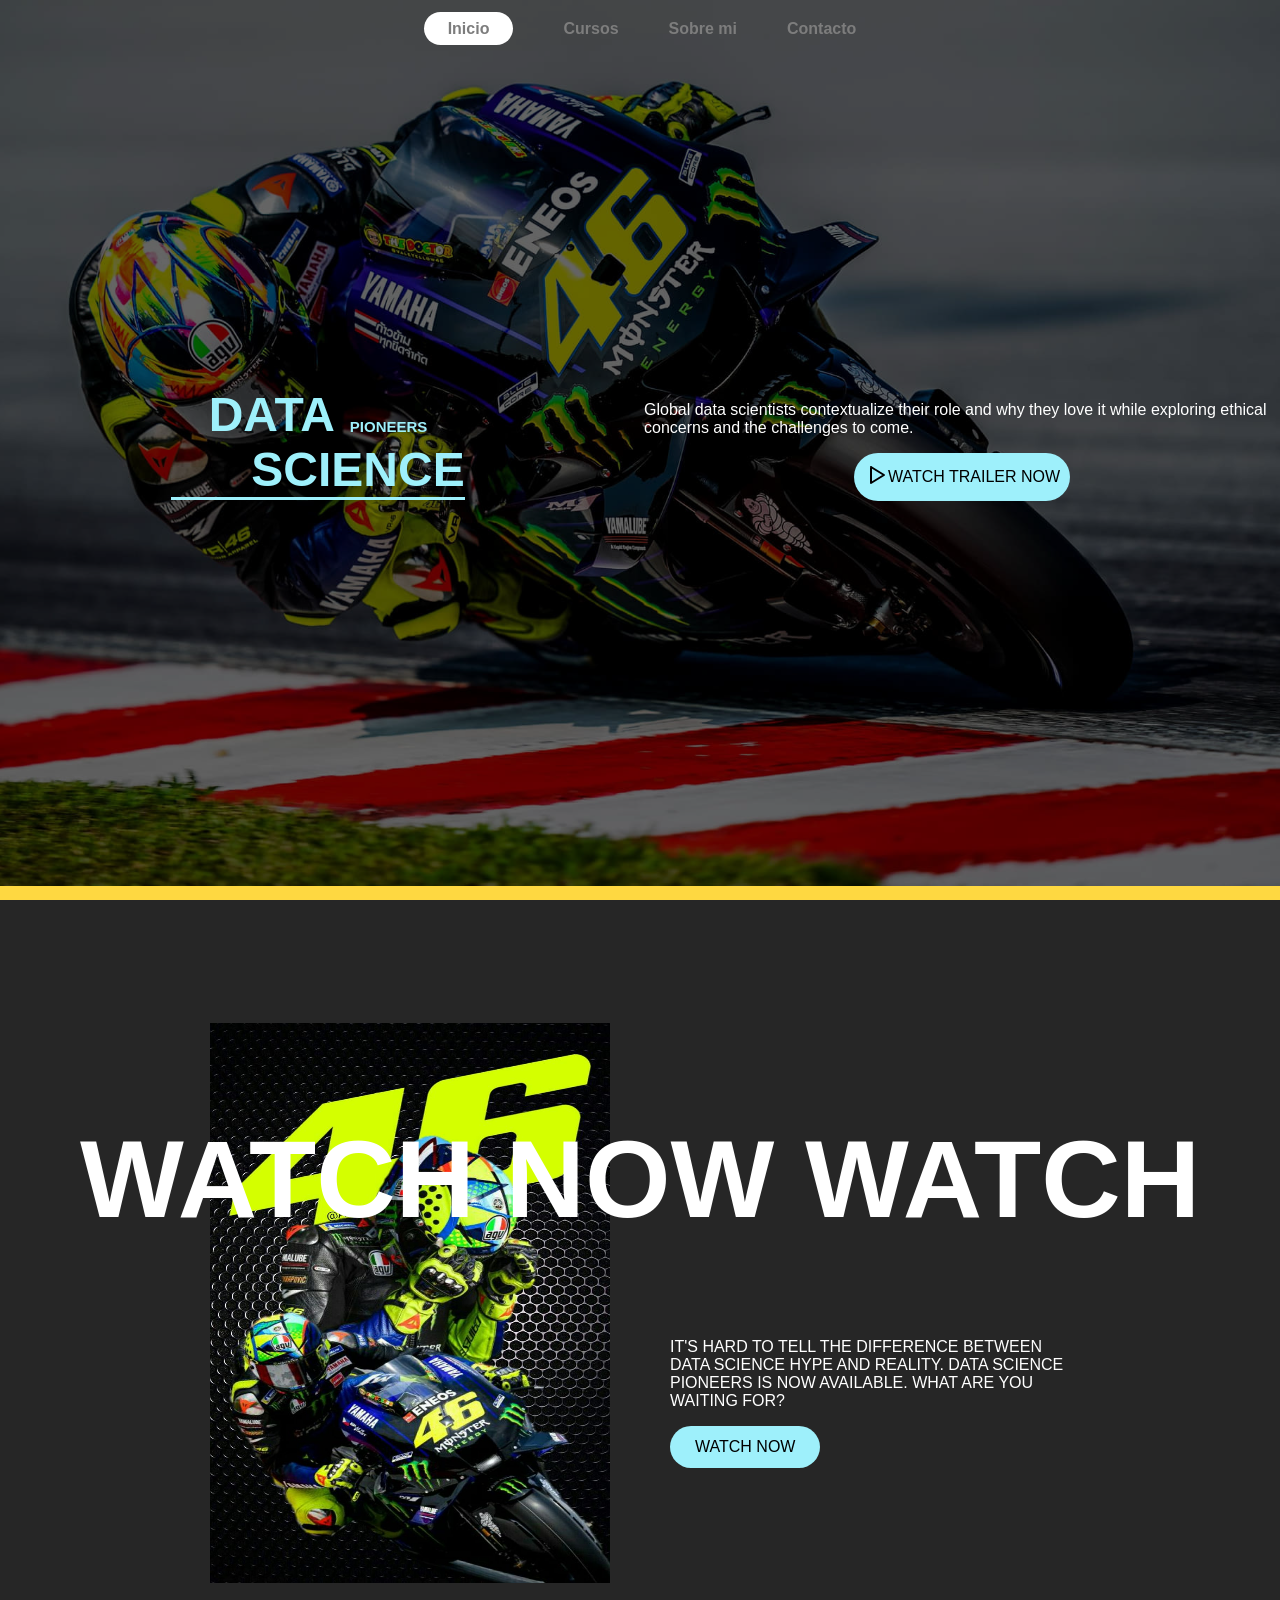
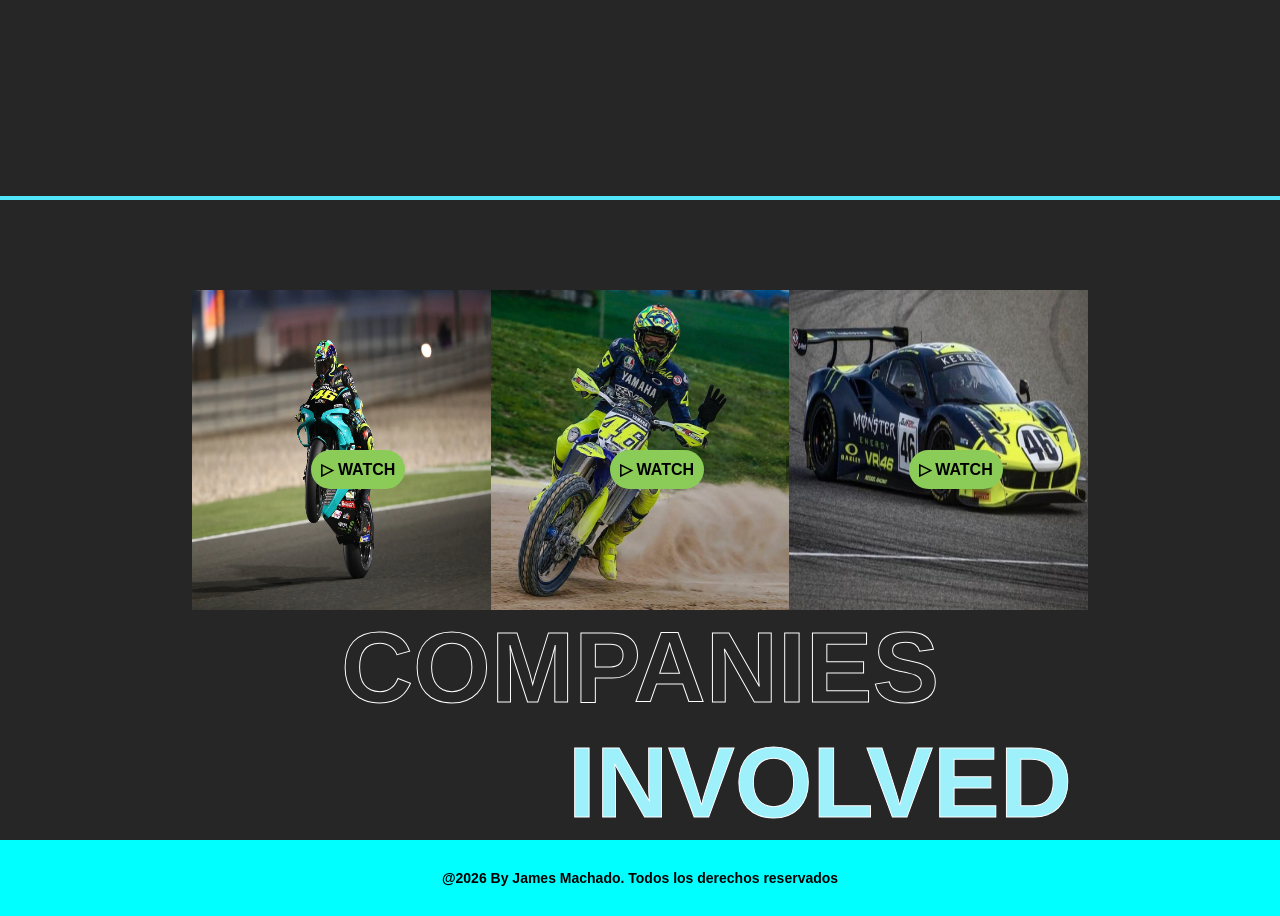
<file: index.html>
<!DOCTYPE html>
<html lang="en">
<head>
    <meta charset="UTF-8">
    <meta name="viewport" content="width=device-width, initial-scale=1.0">
    <title>Data Science Pioneers</title>
    <link rel="stylesheet" href="/styles/variables.css">
    <link rel="stylesheet" href="/styles/components/navbar.css">
    <link rel="stylesheet" href="/styles/components/hero.css">
    <link rel="stylesheet" href="/styles/components/main.css">
    <link rel="stylesheet" href="/styles/components/cards.css">
    <link rel="stylesheet" href="/styles/components/footer.css">

     <script type="module">
        import {loadCards} from "/js/components/cards.js";
        loadCards(".cards-container"); //Sin IDs muestra todas las cards
    </script>

</head>
<body>

    
    <div class="navbar-container"></div>
    <div class="hero-container"></div>
    <div class="main-container"></div>
    
    <section class="cards-section">
        <div class="cards-container"></div>
    <div class="card-text-botton">
        <h2 class="cards-text-botton__text1">COMPANIES
            <span class="cards-text-botton__text2">INVOLVED</span>
        </h2>
    </div>
    
 
</section>
<div class="footer-container"></div>
</body>

<script src="/js/components/navbar.js"></script>
<script src="/js/components/hero.js"></script>
<script src="/js/components/main.js"></script>
<script src="/js/components/footer.js"></script>
</html>
</file>
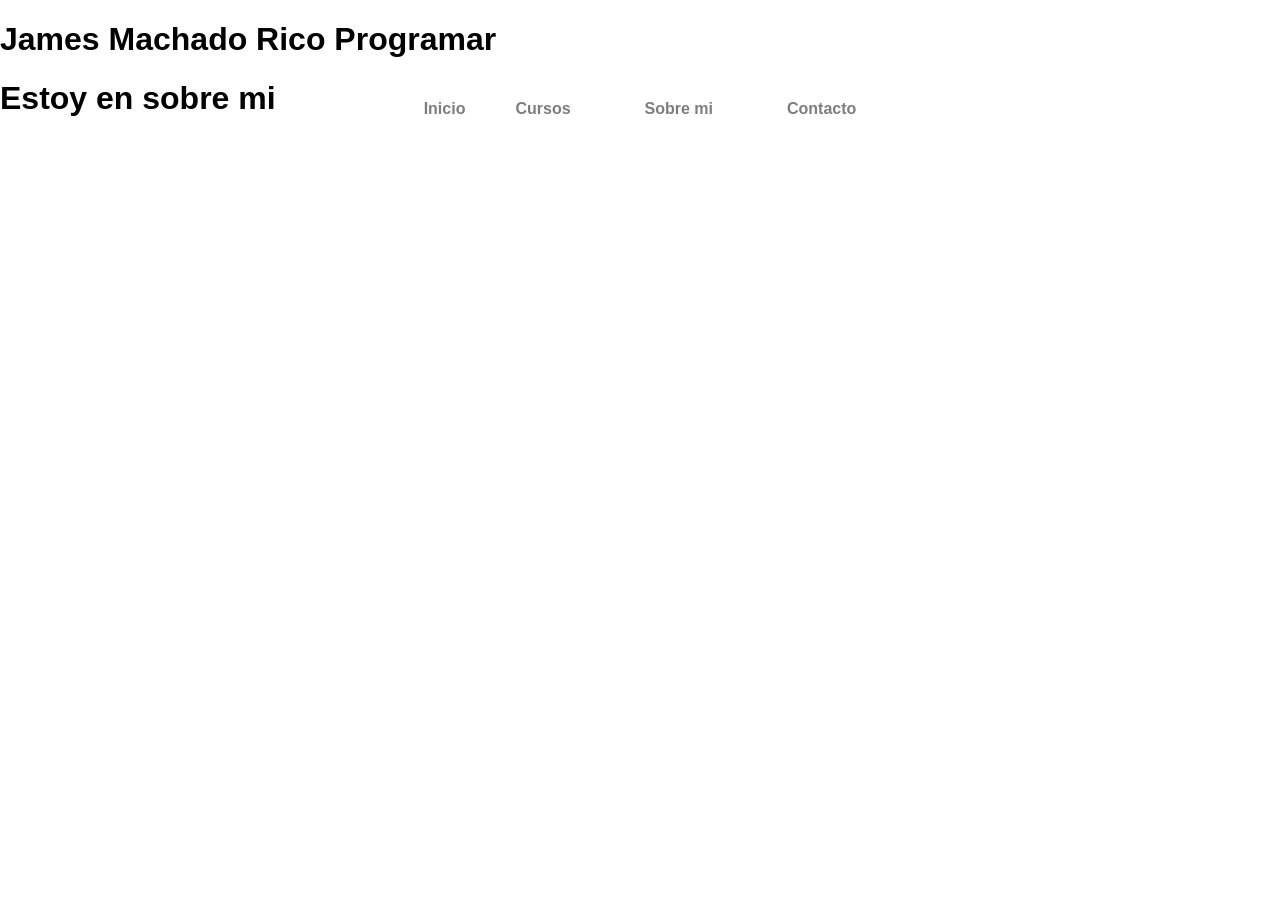
<file: views/pages/about.html>
<!DOCTYPE html>
<html lang="en">

<head>
    <meta charset="UTF-8">
    <meta name="viewport" content="width=device-width, initial-scale=1.0">
    <title>Sobre mi</title>
    <link rel="stylesheet" href="/styles/variables.css">
    <link rel="stylesheet" href="/styles/components/navbar.css">
</head>

<body>

    <body>
        <!-- Header -->
        <header>
            <h1 class="navbar__tittle">
                James Machado
                <span class="navbar__subtitle">Rico Programar</span>
            </h1>
        </header>
        <!-- Header -->

        <div class="navbar-container"></div>

        <h1>Estoy en sobre mi</h1>

        <script src="/js/components/navbar.js"></script>
    </body>

</html>
</file>
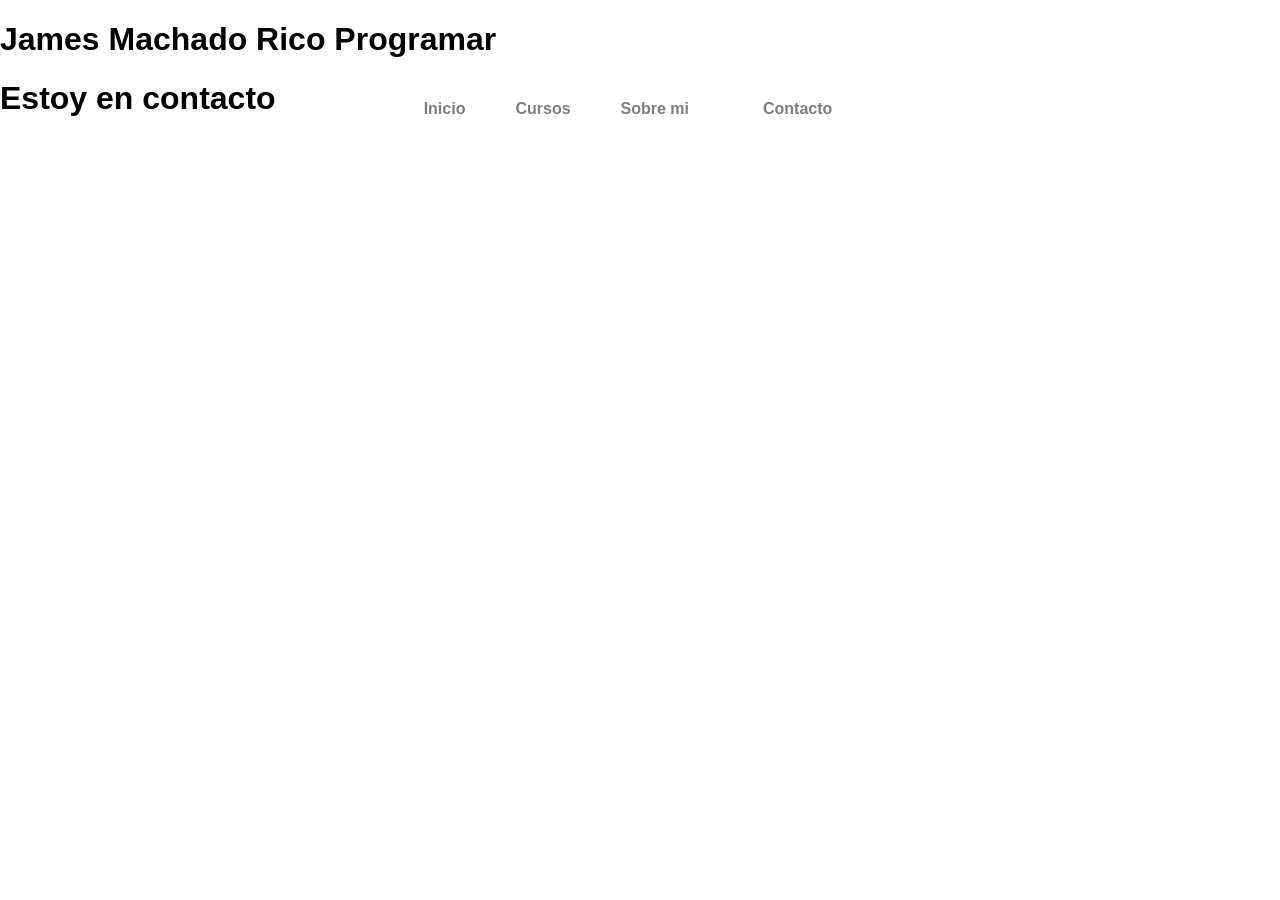
<file: views/pages/contacto.html>
<!DOCTYPE html>
<html lang="en">

<head>
    <meta charset="UTF-8">
    <meta name="viewport" content="width=device-width, initial-scale=1.0">
    <title>Contacto</title>
    <link rel="stylesheet" href="/styles/variables.css">
    <link rel="stylesheet" href="/styles/components/navbar.css">
</head>

<body>

    <body>
        <!-- Header -->
        <header>
            <h1 class="navbar__tittle">
                James Machado
                <span class="navbar__subtitle">Rico Programar</span>
            </h1>
        </header>
        <!-- Header -->
        <div class="navbar-container"></div>

        <h1>Estoy en contacto</h1>

        <script src="/js/components/navbar.js"></script>
    </body>

</html>
</file>
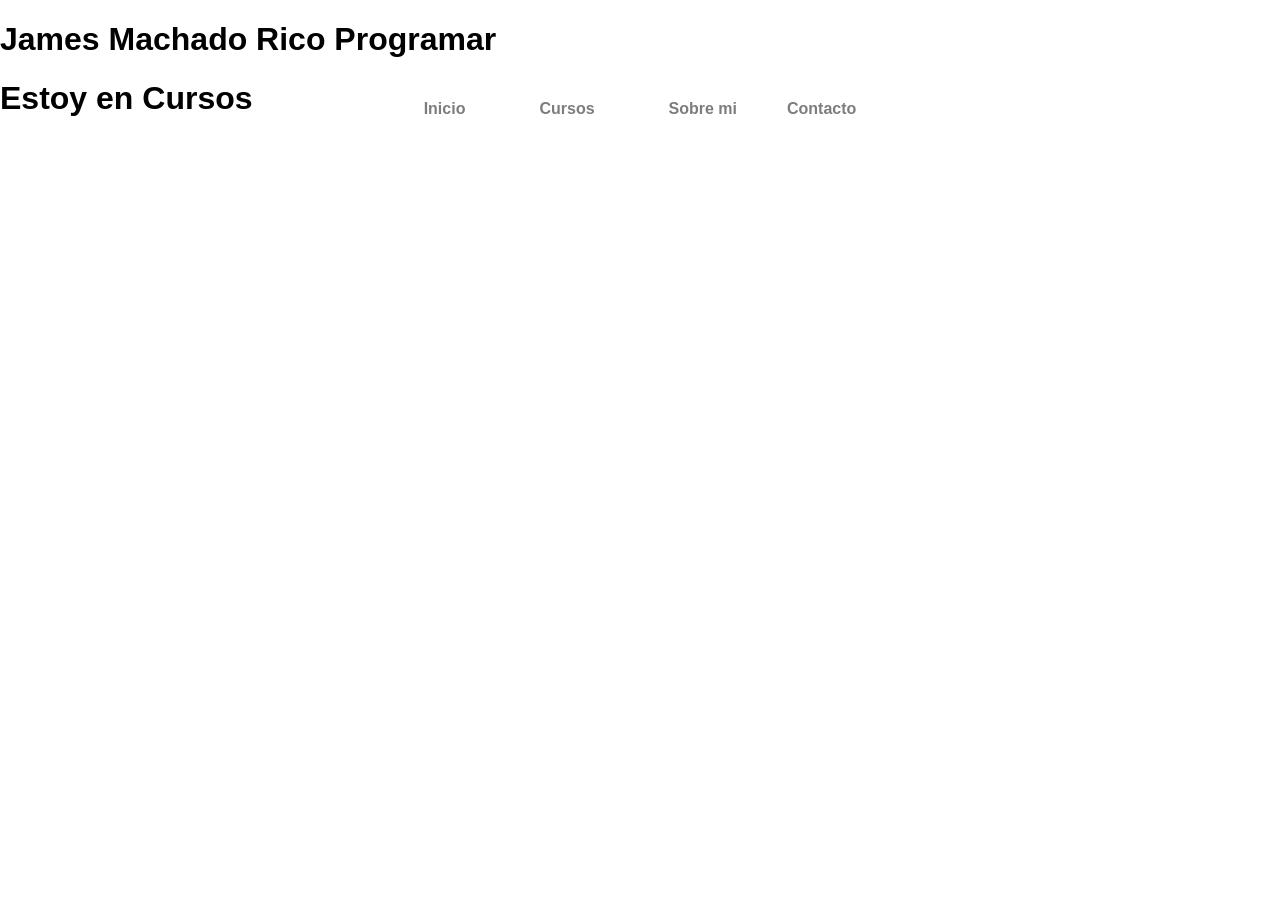
<file: views/pages/cursos.html>
<!DOCTYPE html>
<html lang="en">

<head>
    <meta charset="UTF-8">
    <meta name="viewport" content="width=device-width, initial-scale=1.0">
    <title>Cursos</title>
    <link rel="stylesheet" href="/styles/variables.css">
    <link rel="stylesheet" href="/styles/components/navbar.css">
</head>

<body>

    <body>

        <!-- Header -->
        <header>
            <h1 class="navbar__tittle">
                James Machado
                <span class="navbar__subtitle">Rico Programar</span>
            </h1>
        </header>
        <!-- Header -->
        <div class="navbar-container"></div>
        <h1>Estoy en Cursos</h1>
        <script src="/js/components/navbar.js"></script>
    </body>

</html>
</file>
<file: styles/variables.css>
:root {
    /*Primary color */
    --primary-950: #4DB100;
    --primary-900: #55B40C;
    --primary-800: #67BC26;
    --primary-700: #79C43F;
    --primary-600: #8BCC59;
    --primary-500: #9DD472;
    --primary-400: #AEDB8C;
    --primary-300: #C0E3A5;
    --primary-200: #D2EBBF;
    --primary-100: #EAF3D8;
    --primary-50: #F6FBF2;
    /* Secundary Color */
    --secundary-950: #FED638;
    --secundary-900: #FED841;
    --secundary-800: #FEDC55;
    --secundary-700: #FEE069;
    --secundary-600: #FEE47D;
    --secundary-500: #FEE891;
    --secundary-400: #FEECA5;
    --secundary-300: #FEF0B9;
    --secundary-200: #FEF4CD;
    --secundary-100: #FEF8E1;
    --secundary-50: #FEFCF5;

    /* Tertiary-2-color */
    --tertiary-950: #50E5F9;
    --tertiary-900: #58E6F9;
    --tertiary-800: #6AE8F9;
    --tertiary-700: #7BEBFA;
    --tertiary-600: #8DEEFB;
    --tertiary-500: #9EF0FB;
    --tertiary-400: #B0F3FC;
    --tertiary-300: #C1F5FC;
    --tertiary-200: #D3F8FD;
    --tertiary-100: #E4FBFE;
    --tertiary-50: #F6FDFE;

    /* Basic color */
    --white: #fff;
    --black: #000;
    --gray-950:#101010;
    --gray-900:#262626;
    --gray-800:#3B3B3B;
    --gray-700:#515151;
    --gray-600:#676767;
    --gray-500:#7D7D7D;
    --gray-400:#929292;
    --gray-300:#A8A8A8;
    --gray-200:#D4D4D4;
    --gray-100: #D4D4D4;
    --gray-50: #E9E9E9;

    /* Font-family */
    --main-font: Helvetica, Arial, sans-serif;

    /* Font-size */

    --fs-xxxxl:8.0rem; /*ultra grande*/
    --fs-xxxl: 6.4rem;/*super grande*/
    --fs-xxl: 4.8rem;/*extra grande*/
    --fs-xl: 4.0rem;/*muy grande*/
    --fs-lg: 3.2rem;/*h1*/
    --fs-md:2.4rem;/*titulo*/
    --fs-sm:2.0rem;/*subtitulo*/
    --fs-xs:1.6rem;/*base*/
    --fs-xxs:1.4rem;;/*texto de apoyo*/
    --fs-xxxs: 1.2rem;/*texto de apoyo 2*/
    --fs-xxxxs: 0.8rem;/*label*/
}

/* Globals */
html{
    box-sizing: border-box;
    font-size: 62.5%;
}
*,*:before, *:after{
    box-sizing: inherit;
}
body{
    font-size: 1.6rem;
    font-family: var(--main-font);
    margin: 0 0;
} 

/* First mobile */


/* HEADER */
.header{
    position: static;
    top: 0;
    width: 100%;
    z-index: 100;
}
</file>
<file: styles/components/navbar.css>
.navbar {
    position: absolute;  
    width: 100%; 
    padding: 20px 0;
    z-index: 1000;
}

.navbar__list {
    list-style: none;
    display: flex;
    justify-content: center; 
    flex-direction: column;
    align-items: center;
    gap: 40px; 
    margin: 0;
    padding: 0 0;
    
}

.navbar__link {
    color: var(--gray-500);
    text-decoration: none;
    font-size: var(--fs-xs);
    font-family: var(--main-font);
    font-weight: bold;
}

@media (width > 768px) {
    .navbar__list {
        flex-direction: row; 
        justify-content: center;
        gap: 50px;
    }
    
    .navbar__link {
        font-size: var(--fs-xs); 
    }
    .navbar__link.active {
    background-color:var(--white);
    color: var(--black);
    border-radius: 40px;
    font-weight: bold;
    padding: 8px 24px;
}

}
.navbar__link.active {
  
    border-radius: 40px;
    color: var(--gray-500);
    font-weight: bold;
    padding: 8px 24px;
}
</file>
<file: styles/components/hero.css>
.hero-container {
    background-image: url(/assets/images/vr46.jpg);
    background-position: center;
    background-size: cover;
    height: 100vh; 
    position: relative;
}

.hero {
    align-items: center;
    justify-content: center;
    flex-direction: column;
    position: relative;
    background-color: rgba(0 0 0 / 60% ); 
    width: 100%;
    height: 100vh;
    
    /* PARA PARTIR LA WEB */
    display: grid;
    grid-template-rows: 1fr;
    grid-template-columns: repeat(2, 1fr);
    gap: 8px;
    border-bottom: 14px solid var(--secundary-900);
}

.hero__button:hover{
    cursor: pointer;
}

/* ESTO ES PARA EL TITULO  */

.hero__content {
    display: flex;
    flex-direction: row;
    flex-direction: column;
    align-items: center;
    text-align: center;
}

.hero__content {
    display: flex;
    flex-direction: column;
    align-items: center; 
    color: var(--white);
    
}
.hero__title {
    font-size: var(--fs-xxl); 
    font-weight: bold;
    color: var(--tertiary-500);
    display: flex;
    align-items:center;
    gap: 15px;
    padding: 0;
    margin: 0;
}

.hero__base {
    color: var(--tertiary-500); 
    font-size: 1.5rem;
    margin-top: 25px;

}

.hero__subtitle {
    border-bottom: solid var(--tertiary-500);
    margin: 0;
    padding-left: 80px;
    font-size: var(--fs-xxl);
    color: var(--tertiary-500);
}
.hero__button{
    display: flex;
    align-items: center;
    border: none;
    border-radius: 80px;
    margin-bottom: 1px;
    color: var(--black);
    margin: 0;
    



    /* Estilos*/

    background-color: var(--tertiary-500);
    padding: 12px 22px;
    border-radius: 40px;
    padding: 10px;

    text-transform: uppercase;
    
}

.hero__description {
    text-align: left;
}

@media (width > 768px) {
    .hero__button{
        width: auto;
    }
}
</file>
<file: styles/components/main.css>
.watch{
    position: relative;
     background-color: var(--gray-900);
    min-height: 100vh;
    display: flex;
    align-items: center;
    justify-content: center;
    border-bottom: 4px solid var(--tertiary-950);
}
.watch__overlay-text{
    position: absolute;
    top: 8%;
    left: 0;
    width: 100%;
    font-size: var(--fs-xxl);
    font-weight: 800;
    color: white;
    text-align: center;
    z-index: 0;
}

.watch__container{
    display: flex;
    flex-direction: column;
    align-items: center;
    gap: 3rem;
    position: relative;
    z-index: 1;
    padding-top: 220px;
    padding-bottom: 130px;
}

.watch__image {
    position: relative;
    height: 600px;
    padding: 0;
}
  
.watch__image img {
    width: 100%;
    height: 100%;
}
.watch__content{
    max-width: 400px;
    color: white;
    
}
.watch__button{
    display: inline-block;
    padding-bottom: 0px;
    background-color: var(--tertiary-500);
    padding: 12px 25px;
    border-radius: 25px;
    color: black;
    text-decoration: none;
    
    
}

@media (width > 768px) {
    .watch__container {
        flex-direction: row;
        gap: 60px;
        padding-top: 40px;
    }

    .watch__overlay-text {
        font-size: 110px;
        top: 24%;
        text-align: center;
        z-index: 2;
    }

    .watch__content {
        padding-top: 180px;
    }

    .watch__image {
        width: 400px;
        height: 560px;
    }
}
</file>
<file: styles/components/cards.css>
.cards-section {
    background-color: var(--gray-900);
    /* padding: 8rem 2rem; */
    color: white;
}

 body{
            background-color: var(--gray-900);
}

.cards-container {
    width: 92%;
    /* max-width: 1100px; */
    margin: 0 auto;
    display: grid;
    grid-template-columns: 1fr;
}

.cards__item {
    position: relative;
    height: 240px;
}

.cards__image {
    width: 100%;
    height: 100%;
}

.cards__button {
    position: absolute;
    font-size: var(-fs-xxxs);
    top: 50%;
    left: 40%;
    border: none;
    border-radius: 40px;
    background-color: var(--primary-600);
    color: var(--black);
    padding: 10px;
    font-weight: bold;
    text-decoration: none;
}

@media (width > 768px) {
    .cards-container {
        width: 70%;
        padding-top: 10vh;
        grid-template-columns: repeat(3, 1fr);
    }

    .cards__item {
        height:320px;
    }
}


/* TEXTO DE ABAJO TEXTO COMPANIES INVOLED */

.cards-text-botton__text1,
.cards-text-botton__text2 {
    font-size: 48px;
    margin: 0;
    font-weight: 600;
    display: flex;
    flex-direction: column;
    align-items: center;
}

.cards-text-botton__text2 {
    color: var(--tertiary-500);
}

@media (width > 768px) {
    .cards-text-botton__text1,
    .cards-text-botton__text2 {
        font-size: 100px;
        text-align: center;
    
    }
    .cards-text-botton__text1{
        color: transparent;
        -webkit-text-stroke: 1px var(--white);
    }
    .cards-text-botton__text2{
        padding-left: 40vh;
    }
    .cards-text-botton{
        font-family: 'Montserrat', sans-serif;
        padding-top: 30vh;


    }
}
</file>
<file: styles/components/footer.css>
.footer {
    background-color: aqua;
    text-align: center;
    font-size: var(--fs-xxs);
    margin: 0;
    padding: 30px;
    font-weight: bold;
}
</file>
